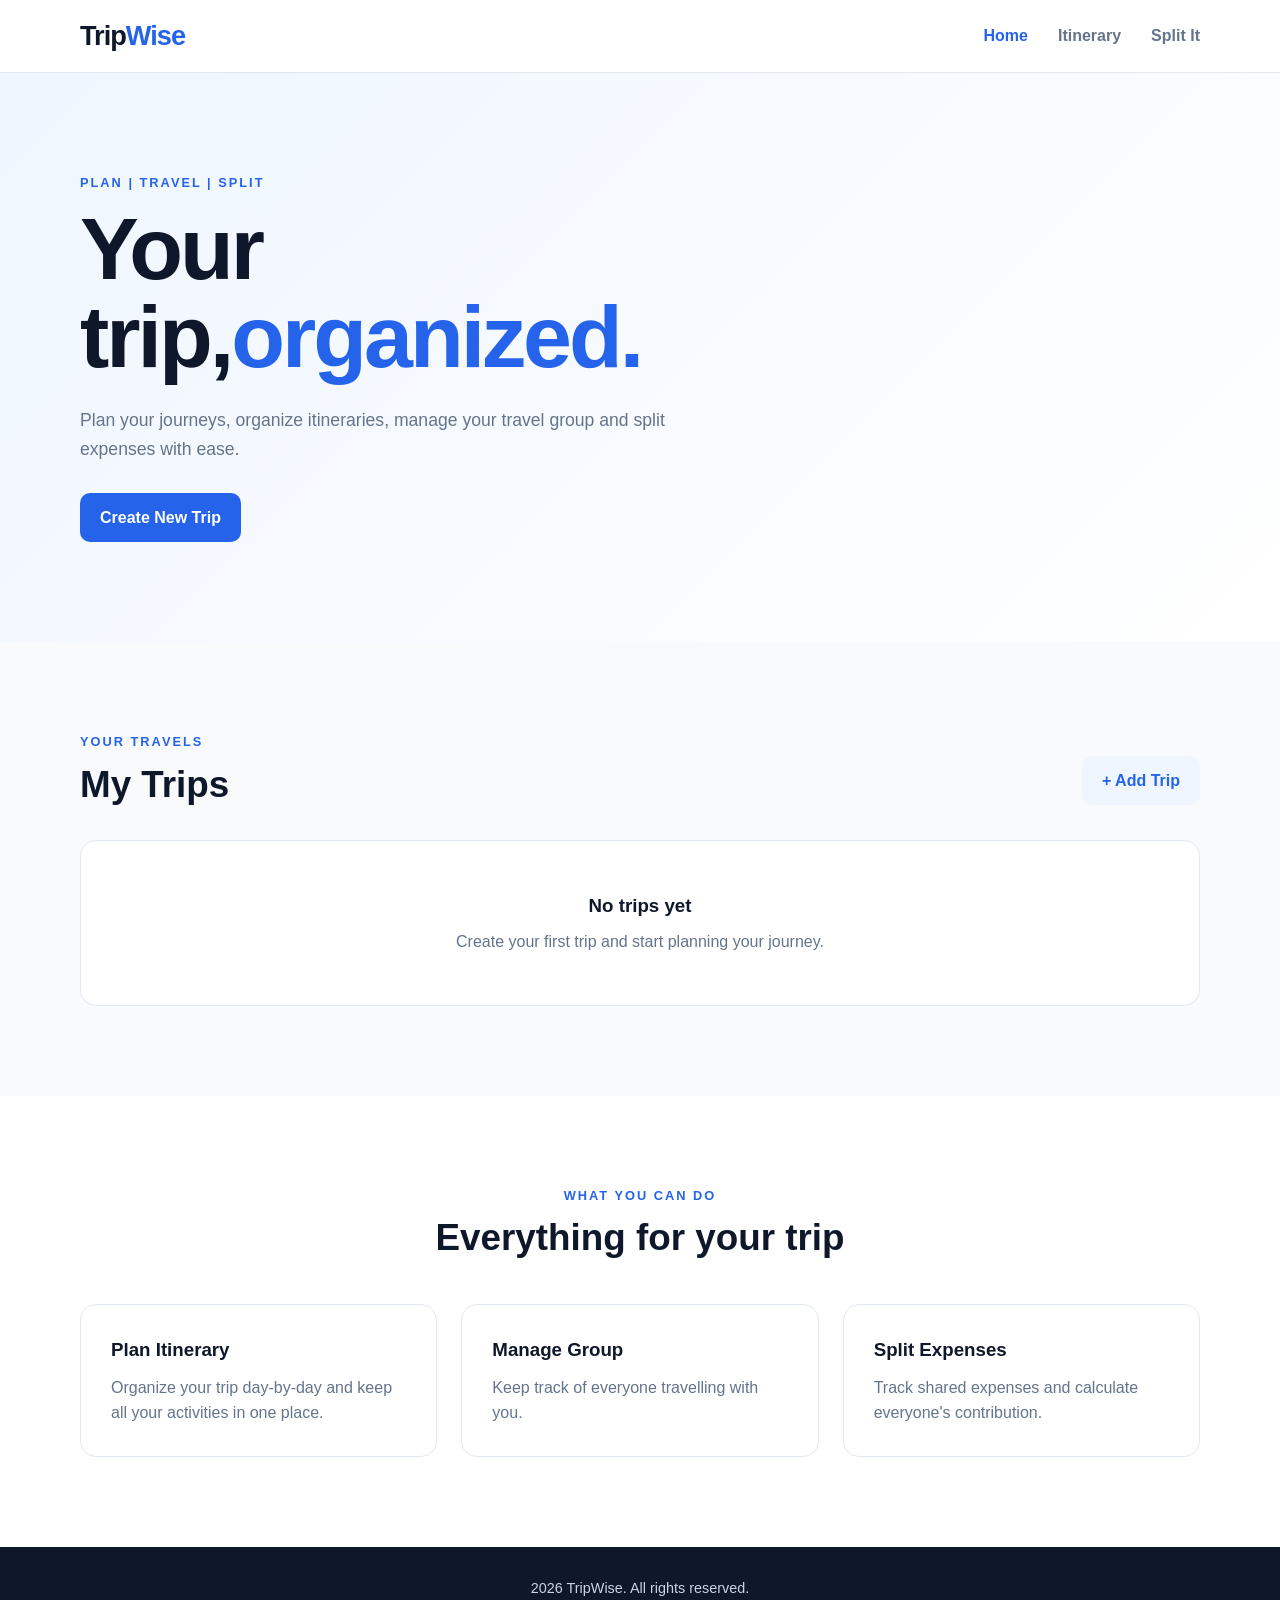
<file: index.html>
<!DOCTYPE html>
<html lang="en">
<head>
    <meta charset="UTF-8">
    <meta name="viewport" content="width=device-width, initial-scale=1.0">

    <title>TripWise</title>

    <link rel="stylesheet" href="css/styles.css">
    <link rel="stylesheet" href="css/responsive.css">
</head>

<body>

    <!-- ================= Header ================= -->

    <header class="navbar">

        <div class="container navbar-content">
            <a href="index.html" class="logo">
                Trip<span>Wise</span>
            </a>
            <nav class="nav-links">
                <a href="index.html" class="active">Home</a>
                <a href="pages/itinerary.html">Itinerary</a>
                <a href="pages/expenses.html">Split It</a>
            </nav>
        </div>

    </header>


    <!-- ================= Main ================= -->

    <main>

        <!-- Hero Section -->
        <section class="hero">
            <div class="container hero-content">
                <div class="hero-text">
                    <p class="hero-tag">PLAN | TRAVEL | SPLIT</p>
                    <h1>Your trip,<span>organized.</span></h1>
                    <p class="hero-description">Plan your journeys, organize itineraries, manage your travel group and split expenses with ease.</p>
                    <button class="primary-btn" id="createTripBtn">
                        Create New Trip
                    </button>
                </div>
            </div>
        </section>


        <!-- ================= Trips Section ================= -->
        <section class="trips-section">
            <div class="container">
                <div class="section-heading">
                    <div>
                        <p class="section-label">YOUR TRAVELS</p>
                        <h2>My Trips</h2>
                    </div>
                    <button class="secondary-btn" id="addTripBtn">
                        + Add Trip
                    </button>
                </div>

                <!-- Trip Form -->
                <div class="trip-form-container" id="tripFormContainer">
                    <form id="tripForm" class="trip-form">
                        <h3>Create New Trip</h3>
                        <div class="form-group">
                            <label for="tripName">Trip Name</label>
                            <input
                                type="text"
                                id="tripName"
                                placeholder="e.g. Goa Trip"
                                required
                            >
                        </div>

                        <div class="form-group">
                            <label for="destination">Destination</label>
                            <input
                                type="text"
                                id="destination"
                                placeholder="e.g. Goa"
                                required
                            >
                        </div>

                        <div class="form-row">
                            <div class="form-group">
                                <label for="startDate">Start Date</label>
                                <input
                                    type="date"
                                    id="startDate"
                                    required
                                >
                            </div>

                            <div class="form-group">
                                <label for="endDate">End Date</label>
                                <input
                                    type="date"
                                    id="endDate"
                                    required
                                >
                            </div>
                        </div>

                        <div class="form-group">
                            <label for="members">Number of Members</label>
                            <input
                                type="number"
                                id="members"
                                min="1"
                                placeholder="e.g. 4"
                                required
                            >
                        </div>

                        <div
                            class="member-names-container"
                            id="memberNamesContainer"
                        >
                        </div>

                        <div class="form-buttons">
                            <button
                                type="submit"
                                class="primary-btn"
                            >
                                Create Trip
                            </button>
                            <button
                                type="button"
                                class="secondary-btn"
                                id="cancelTripBtn"
                            >
                                Cancel
                            </button>
                        </div>
                    </form>
                </div>

                <!-- Trips will be displayed here -->
                <div class="trips-container" id="tripsContainer">
                    <div class="empty-state" id="emptyState">
                        <h3>No trips yet</h3>
                        <p>
                            Create your first trip and start planning your journey.
                        </p>
                    </div>
                </div>
            </div>
        </section>


        <!-- ================= FEATURES ================= -->
        <section class="features-section">

            <div class="container">
                <div class="section-heading centered">
                    <p class="section-label">WHAT YOU CAN DO</p>
                    <h2>Everything for your trip</h2>
                </div>

                <div class="features-grid">

                    <article class="feature-card">
                        <h3>Plan Itinerary</h3>

                        <p>Organize your trip day-by-day and keep all your activities in one place.</p>
                    </article>

                    <article class="feature-card">
                        <h3>Manage Group</h3>
                        <p>Keep track of everyone travelling with you.</p>

                    </article>

                    <article class="feature-card">
                        <h3>Split Expenses</h3>
                        <p>Track shared expenses and calculate everyone's contribution.</p>
                    </article>

                </div>
            </div>

        </section>

    </main>


    <!-- ================= FOOTER ================= -->
    <footer class="footer">
        <div class="container">
            <p> 2026 TripWise. All rights reserved.</p>

        </div>
    </footer>

    <script src="js/helpers/storage.js"></script>
    <script src="js/app.js"></script>

</body>
</html>
</file>
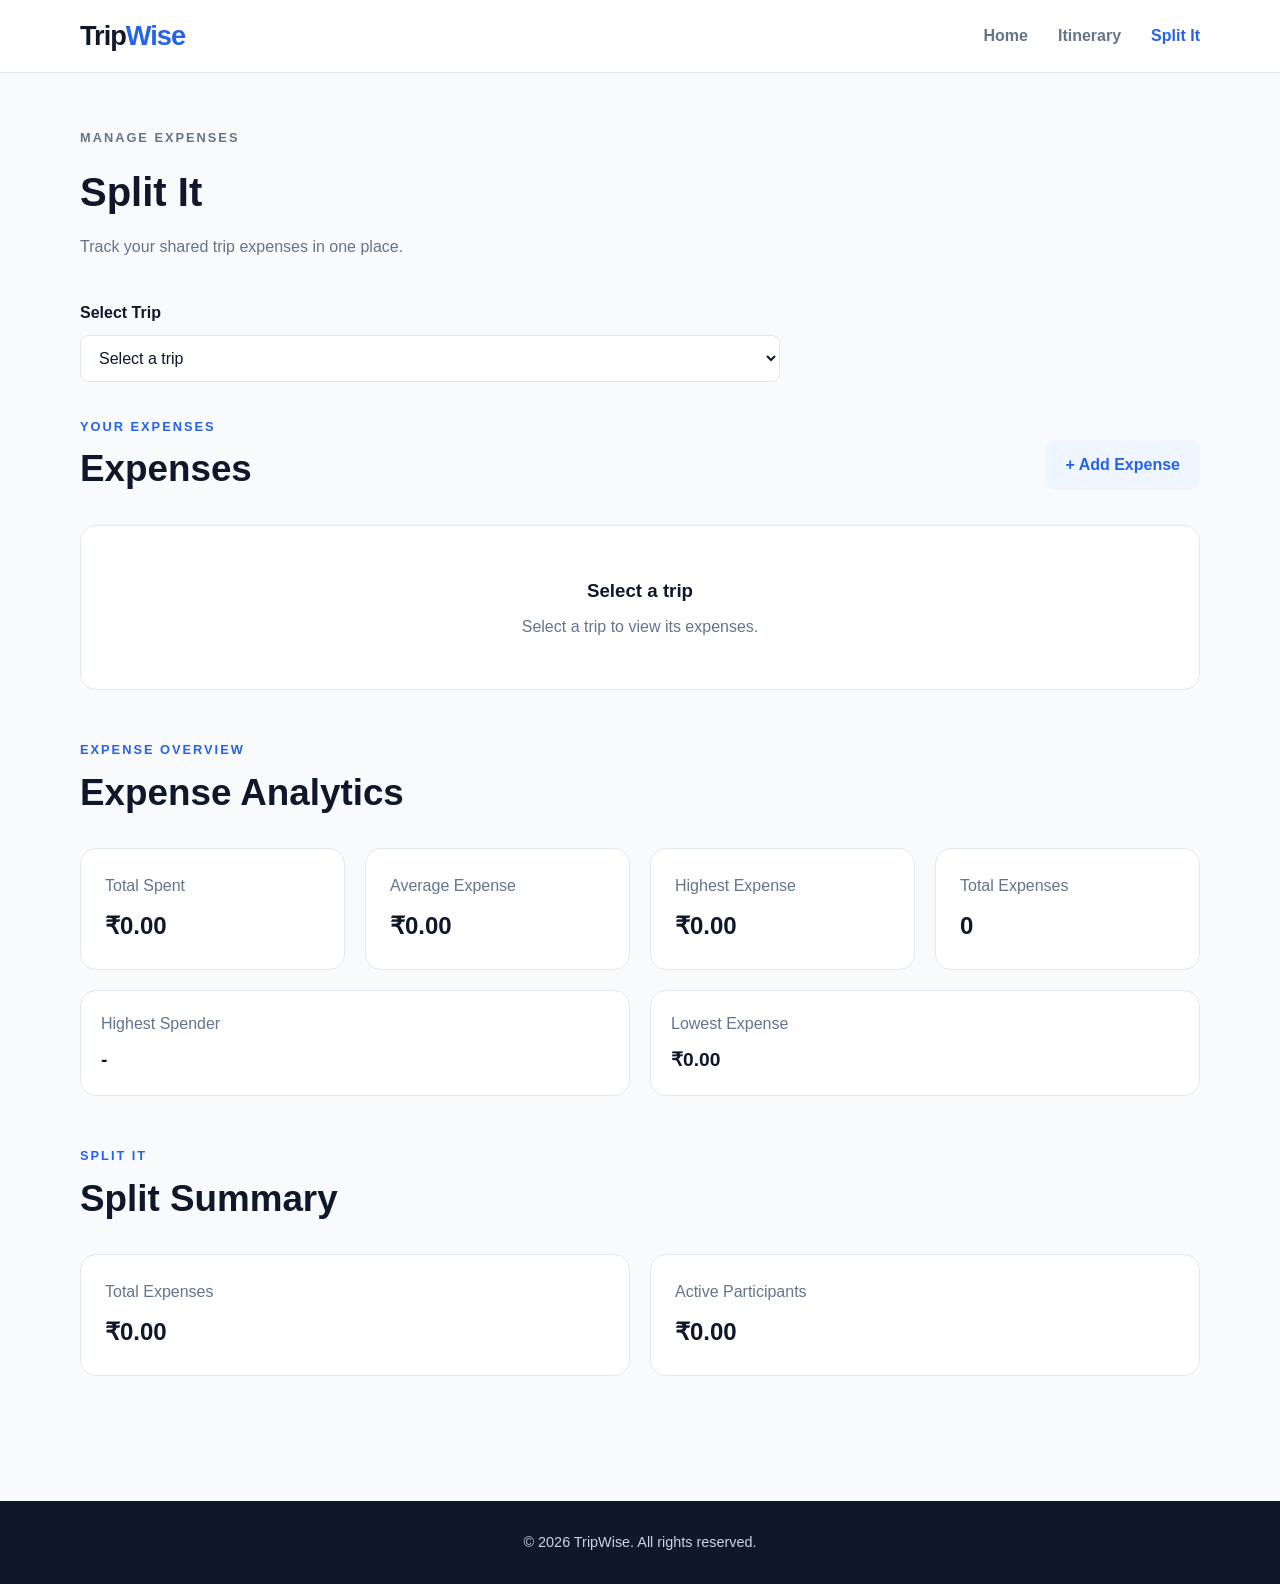
<file: pages/expenses.html>
<!DOCTYPE html>
<html lang="en">

<head>

    <meta charset="UTF-8">
    <meta name="viewport" content="width=device-width, initial-scale=1.0">

    <title>TripWise - Split It</title>

    <link rel="stylesheet" href="../css/styles.css">
    <link rel="stylesheet" href="../css/responsive.css">

</head>


<body>

    <!-- ================= Header ================= -->

    <header class="navbar">
        <div class="container navbar-content">
            <a href="../index.html" class="logo">
                Trip<span>Wise</span>
            </a>

            <nav class="nav-links">
                <a href="../index.html">
                    Home
                </a>

                <a href="itinerary.html">
                    Itinerary
                </a>

                <a href="expenses.html" class="active">
                    Split It
                </a>

            </nav>
        </div>
    </header>


    <!-- ================= Main ================= -->

    <main>

        <!-- Page Header -->
        <section class="page-header">
            <div class="container">
                <p class="section-label">
                    MANAGE EXPENSES
                </p>

                <h1>
                    Split It
                </h1>

                <p>
                    Track your shared trip expenses in one place.
                </p>
            </div>
        </section>


        <!-- ================= Expenses Section ================= -->

        <section class="expenses-section">
            <div class="container">
            <!-- ================= Trip Selection ================= -->
                <div class="trip-selector">
                    <label for="tripSelect">
                        Select Trip
                    </label>
                    <select id="tripSelect">
                        <option value="">
                            Select a trip
                        </option>
                    </select>
                </div>
                
                <div class="section-heading">
                    <div>
                        <p class="section-label">
                            YOUR EXPENSES
                        </p>

                        <h2>
                            Expenses
                        </h2>

                    </div>

                    <button
                        class="secondary-btn"
                        id="addExpenseBtn"
                    >
                        + Add Expense
                    </button>
                </div>


                <!-- ================= Expense Form ================= -->

                <div
                    class="expense-form-container"
                    id="expenseFormContainer"
                >

                    <form
                        id="expenseForm"
                        class="expense-form"
                    >

                        <h3>
                            Add Expense
                        </h3>

                        <div class="form-group">
                            <label for="expenseName">
                                Expense Name
                            </label>

                            <input
                                type="text"
                                id="expenseName"
                                placeholder="e.g. Hotel"
                                required
                            >
                        </div>


                        <div class="form-group">
                            <label for="expenseAmount">
                                Amount
                            </label>
                            <input
                                type="number"
                                id="expenseAmount"
                                min="1"
                                step="0.01"
                                placeholder="e.g. 5000"
                                required
                            >
                        </div>


                        <div class="form-group">
                            <label for="paidBy">
                                Paid By
                            </label>

                            <select
                                id="paidBy"
                                required
                            >

                                <option value="">
                                    Select Member
                                </option>
                            </select>
                        </div>


                        <div class="form-group">
                            <label>
                                Split Between
                            </label>

                            <div
                                class="split-dropdown"
                                id="splitDropdown"
                            >
                                <button
                                    type="button"
                                    class="split-dropdown-btn"
                                    id="splitDropdownBtn"
                                >
                                    <span id="splitDropdownText">
                                        All Members
                                    </span>

                                </button>
                                <div
                                    class="split-dropdown-menu"
                                    id="splitDropdownMenu"
                                >
                                </div>
                            </div>
                        </div>


                        <div class="form-group">
                            <label for="expenseDate">
                                Date
                            </label>
                            <input
                                type="date"
                                id="expenseDate"
                                required
                            >
                        </div>


                        <div class="form-buttons">
                            <button
                                type="submit"
                                class="primary-btn"
                            >
                                Add Expense
                            </button>
                            <button
                                type="button"
                                class="secondary-btn"
                                id="cancelExpenseBtn"
                            >
                                Cancel
                            </button>
                        </div>
                    </form>
                </div>


                <!-- ================= Expenses ================= -->

                <div
                    class="expenses-container"
                    id="expensesContainer"
                >
                    <div
                        class="empty-state"
                        id="emptyExpenses"
                    >
                        <h3>
                            No expenses yet
                        </h3>
                        <p>
                            Add your first expense to start tracking your trip spending.
                        </p>
                    </div>
                </div>

                <!-- ================= Expense Analytics ================= -->

                <div
                    class="expense-analytics"
                    id="expenseAnalytics"
                >

                    <div class="section-heading">
                        <div>
                            <p class="section-label">
                                EXPENSE OVERVIEW
                            </p>

                            <h2>
                                Expense Analytics
                            </h2>
                        </div>
                    </div>

                    <div class="analytics-grid">
                        <div class="analytics-card">
                            <p>
                                Total Spent
                            </p>

                            <h3 id="analyticsTotal">
                                ₹0.00
                            </h3>
                        </div>

                        <div class="analytics-card">
                            <p>
                                Average Expense
                            </p>

                            <h3 id="analyticsAverage">
                                ₹0.00
                            </h3>
                        </div>

                        <div class="analytics-card">
                            <p>
                                Highest Expense
                            </p>

                            <h3 id="analyticsHighest">
                                ₹0.00
                            </h3>
                        </div>


                        <div class="analytics-card">
                            <p>
                                Total Expenses
                            </p>

                            <h3 id="analyticsCount">
                                0
                            </h3>
                        </div>
                    </div>


                    <div class="analytics-details">
                        <div>
                            <p>
                                Highest Spender
                            </p>

                            <h3 id="analyticsHighestSpender">
                                -
                            </h3>
                        </div>

                        <div>
                            <p>
                                Lowest Expense
                            </p>

                            <h3 id="analyticsLowest">
                                ₹0.00
                            </h3>
                        </div>
                    </div>
                </div>

                <!-- ================= Split Summary ================= -->

                <div
                    class="split-summary"
                    id="splitSummary"
                >
                    <div class="section-heading">
                        <div>
                            <p class="section-label">
                                SPLIT IT
                            </p>

                            <h2>
                                Split Summary
                            </h2>
                        </div>
                    </div>


                    <div class="summary-overview">
                        <div class="summary-box">
                            <p>
                                Total Expenses
                            </p>

                            <h3 id="totalExpenses">
                                ₹0.00
                            </h3>
                        </div>

                        <div class="summary-box">
                            <p>Active Participants</p>
                            <h3 id="eachPersonPays">0</h3>
                        </div>
                    </div>

                    <div
                        class="balance-list"
                        id="balanceList"
                    >

                    </div>
                </div>
            </div>
        </section>
    </main>


    <!-- ================= Footer ================= -->

    <footer class="footer">
        <div class="container">
            <p>
                &copy; 2026 TripWise. All rights reserved.
            </p>
        </div>
    </footer>


    <script src="../js/helpers/storage.js"></script>
    <script src="../js/expenses.js"></script>

</body>

</html>
</file>
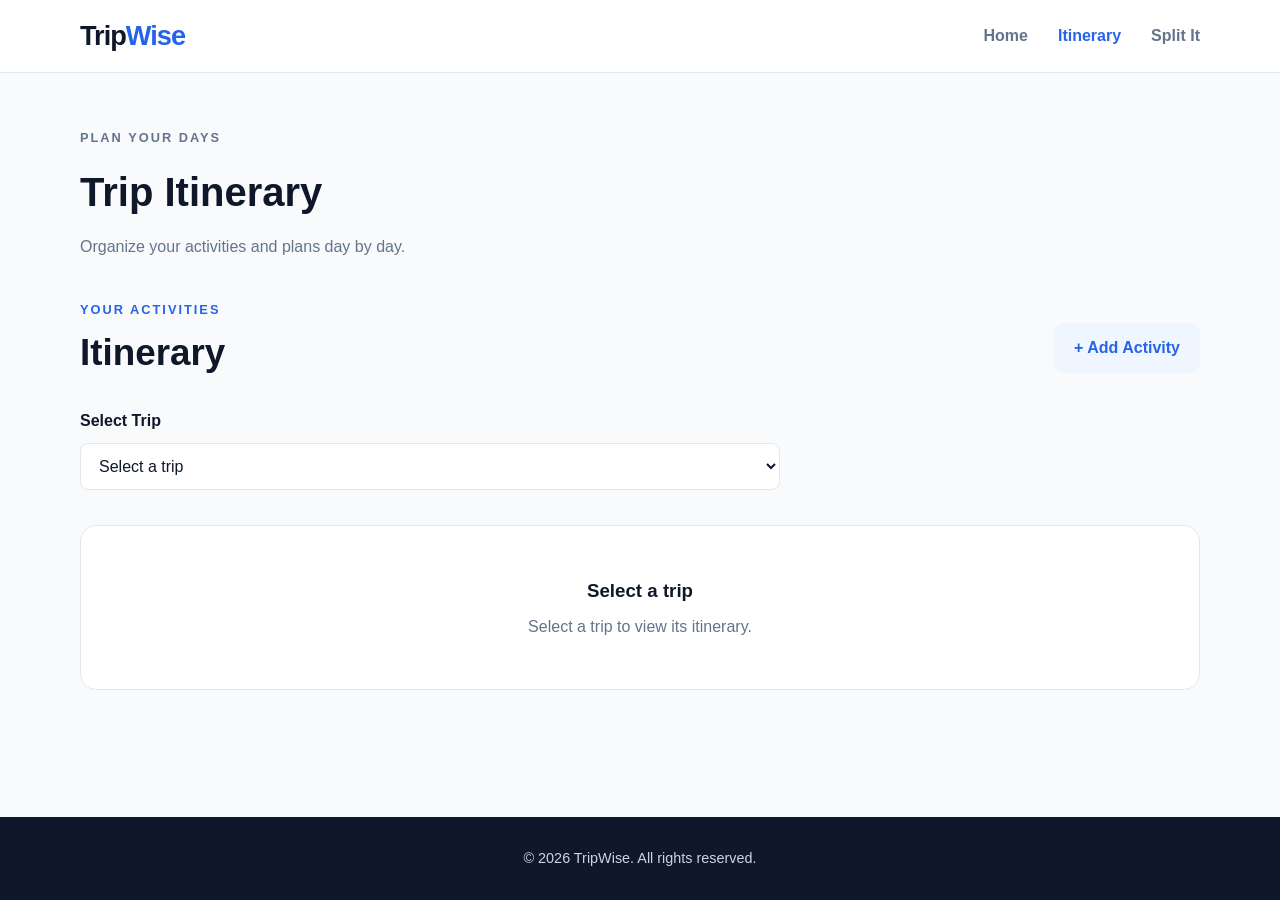
<file: pages/itinerary.html>
<!DOCTYPE html>
<html lang="en">

<head>

    <meta charset="UTF-8">
    <meta name="viewport" content="width=device-width, initial-scale=1.0">

    <title>TripWise - Itinerary</title>

    <link rel="stylesheet" href="../css/styles.css">
    <link rel="stylesheet" href="../css/responsive.css">

</head>


<body>

    <!-- ================= Header ================= -->

    <header class="navbar">
        <div class="container navbar-content">
            <a href="../index.html" class="logo">
                Trip<span>Wise</span>
            </a>
            <nav class="nav-links">
                <a href="../index.html">
                    Home
                </a>
                <a href="itinerary.html" class="active">
                    Itinerary
                </a>
                <a href="expenses.html">
                    Split It
                </a>
            </nav>
        </div>
    </header>


    <!-- ================= Main ================= -->

    <main>

        <!-- Page Heading -->
        <section class="page-header">
            <div class="container">
                <p class="section-label">
                    PLAN YOUR DAYS
                </p>
                <h1>
                    Trip Itinerary
                </h1>
                <p>
                    Organize your activities and plans day by day.
                </p>
            </div>
        </section>


        <!-- ================= Itinerary Section ================= -->
        <section class="itinerary-section">
            <div class="container">
                <div class="section-heading">
                    <div>
                        <p class="section-label">
                            YOUR ACTIVITIES
                        </p>
                        <h2>
                            Itinerary
                        </h2>
                    </div>
                    <button
                        class="secondary-btn"
                        id="addActivityBtn"
                    >
                        + Add Activity
                    </button>
                </div>


                <!-- ================= Activity Form ================= -->
                <div
                    class="activity-form-container"
                    id="activityFormContainer"
                >
                    <form
                        id="activityForm"
                        class="activity-form"
                    >
                        <h3>
                            Add Activity
                        </h3>
                        <div class="form-group">
                            <label for="activityDay">
                                Day
                            </label>
                            <input
                                type="number"
                                id="activityDay"
                                min="1"
                                placeholder="e.g. 1"
                                required
                            >
                        </div>

                        <div class="form-group">
                            <label for="activityTime">
                                Time
                            </label>
                            <input
                                type="time"
                                id="activityTime"
                                required
                            >
                        </div>

                        <div class="form-group">
                            <label for="activityName">
                                Activity
                            </label>
                            <input
                                type="text"
                                id="activityName"
                                placeholder="e.g. Visit Baga Beach"
                                required
                            >
                        </div>

                        <div class="form-group">
                            <label for="activityLocation">
                                Location
                            </label>
                            <input
                                type="text"
                                id="activityLocation"
                                placeholder="e.g. Baga Beach"
                                required
                            >
                        </div>

                        <div class="form-group">
                            <label for="activityDescription">
                                Description
                            </label>
                            <textarea
                                id="activityDescription"
                                placeholder="Add some details about this activity"
                            ></textarea>
                        </div>

                        <div class="form-buttons">
                            <button
                                type="submit"
                                class="primary-btn"
                            >
                                Add Activity
                            </button>
                            <button
                                type="button"
                                class="secondary-btn"
                                id="cancelActivityBtn"
                            >
                                Cancel
                            </button>
                        </div>
                    </form>
                </div>

                <div class="trip-selector">
                    <label for="tripSelect">
                        Select Trip
                    </label>

                    <select id="tripSelect">
                        <option value="">
                            Select a trip
                        </option>
                    </select>
                </div>

                <!-- ================= Activities ================= -->
                <div
                    class="itinerary-container"
                    id="itineraryContainer"
                >
                    <div
                        class="empty-state"
                        id="emptyItinerary"
                    >
                        <h3>
                            No activities yet
                        </h3>
                        <p>
                            Add your first activity to start planning your itinerary.
                        </p>
                    </div>
                </div>
            </div>
        </section>
        
    </main>


    <!-- ================= Footer ================= -->
    <footer class="footer">
        <div class="container">
            <p>
                &copy; 2026 TripWise. All rights reserved.
            </p>
        </div>
    </footer>


    <script src="../js/helpers/storage.js"></script>
    <script src="../js/itinerary.js"></script>

</body>

</html>
</file>
<file: css/styles.css>
/* Global style*/

* {
    margin: 0;
    padding: 0;
    box-sizing: border-box;
}

main {
    flex: 1;
}

:root {
    --primary: #2563eb;
    --primary-dark: #1d4ed8;
    --background: #f8fafc;
    --surface: #ffffff;
    --text: #0f172a;
    --muted: #64748b;
    --border: #e2e8f0;
}

html {
    scroll-behavior: smooth;
}

body {
    font-family: Arial, Helvetica, sans-serif;
    background: var(--background);
    color: var(--text);
    line-height: 1.6;

    min-height: 100vh;
    display: flex;
    flex-direction: column;
}

a {
    text-decoration: none;
    color: inherit;
}

button {
    font: inherit;
    cursor: pointer;
}

.container {
    width: min(1120px, 92%);
    margin: 0 auto;
}


/* Navbar */

.navbar {
    background: var(--surface);
    border-bottom: 1px solid var(--border);
    position: sticky;
    top: 0;
    z-index: 100;
}

.navbar-content {
    min-height: 72px;
    display: flex;
    align-items: center;
    justify-content: space-between;
}

.logo {
    font-size: 1.7rem;
    font-weight: 800;
    letter-spacing: -1px;
}

.logo span {
    color: var(--primary);
}

.nav-links {
    display: flex;
    align-items: center;
    gap: 30px;
}

.nav-links a {
    color: var(--muted);
    font-weight: 600;
    transition: color 0.2s ease;
}

.nav-links a:hover,
.nav-links a.active {
    color: var(--primary);
}


/* Hero section */

.hero {
    padding: 100px 0;
    background: linear-gradient(
        135deg,
        #eff6ff,
        #ffffff
    );
}

.hero-content {
    display: flex;
    align-items: center;
}

.hero-text {
    max-width: 700px;
}

.hero-tag,
.section-label {
    color: var(--primary);
    font-size: 0.8rem;
    font-weight: 800;
    letter-spacing: 2px;
    margin-bottom: 12px;
}

.hero h1 {
    font-size: clamp(3rem, 7vw, 5.5rem);
    line-height: 1;
    letter-spacing: -3px;
    margin-bottom: 25px;
}

.hero h1 span {
    color: var(--primary);
}

.hero-description {
    max-width: 600px;
    color: var(--muted);
    font-size: 1.1rem;
    margin-bottom: 30px;
}


/* Buttons */

.primary-btn,
.secondary-btn {
    border: none;
    border-radius: 10px;
    padding: 12px 20px;
    font-weight: 700;
    transition: all 0.2s ease;
}

.primary-btn {
    background: var(--primary);
    color: white;
}

.primary-btn:hover {
    background: var(--primary-dark);
    transform: translateY(-2px);
}

.secondary-btn {
    background: #eff6ff;
    color: var(--primary);
}

.secondary-btn:hover {
    background: #dbeafe;
}


/* Trips */

.trips-section {
    padding: 90px 0;
}

.section-heading {
    display: flex;
    align-items: end;
    justify-content: space-between;
    gap: 20px;
    margin-bottom: 35px;
}

.section-heading h2 {
    font-size: 2.3rem;
    line-height: 1.1;
}

.centered {
    text-align: center;
    display: block;
}

.empty-state {
    padding: 50px;
    text-align: center;
    background: var(--surface);
    border: 1px solid var(--border);
    border-radius: 16px;
}


.empty-state h3 {
    margin-bottom: 8px;
}

.empty-state p {
    color: var(--muted);
}


/* Features*/

.features-section {
    padding: 90px 0;
    background: var(--surface);
}

.features-grid {
    display: grid;
    grid-template-columns: repeat(3, 1fr);
    gap: 24px;
    margin-top: 45px;
}

.feature-card {
    padding: 30px;
    border: 1px solid var(--border);
    border-radius: 16px;
    background: var(--surface);
}


.feature-card h3 {
    margin-bottom: 10px;
}

.feature-card p {
    color: var(--muted);
}


/* Footer */

.footer {
    padding: 30px 0;
    background: #0f172a;
    color: #cbd5e1;
    text-align: center;
    font-size: 0.9rem;
}


/* Trip form */

.trip-form-container {
    display: none;
    margin-bottom: 35px;
}

.trip-form {
    max-width: 700px;
    margin: 0 auto;
    padding: 30px;
    background: var(--surface);
    border: 1px solid var(--border);
    border-radius: 16px;
}

.trip-form h3 {
    font-size: 1.5rem;
    margin-bottom: 25px;
}

.form-group {
    display: flex;
    flex-direction: column;
    gap: 7px;
    margin-bottom: 18px;
}

.form-group label {
    font-weight: 600;
}

.form-group input {
    padding: 12px;
    border: 1px solid var(--border);
    border-radius: 8px;
    font-size: 1rem;
    outline: none;
}

.form-group input:focus {
    border-color: var(--primary);
}

.form-row {
    display: grid;
    grid-template-columns: 1fr 1fr;
    gap: 20px;
}

.form-buttons {
    display: flex;
    gap: 12px;
    margin-top: 10px;
}


/* Trip Cards */

.trips-container {
    display: block;
}

.trips-container.has-trips {
    display: grid;
    grid-template-columns: repeat(3, 1fr);
    gap: 20px;
}

.trip-card {
    background: var(--surface);
    border: 1px solid var(--border);
    border-radius: 16px;
    padding: 24px;
}

.trip-card h3 {
    margin-bottom: 8px;
}

.trip-card p {
    color: var(--muted);
    margin-bottom: 6px;
}

.trip-card-actions {
    display: flex;
    gap: 10px;
    margin-top: 20px;
}

.trip-card-actions button {
    padding: 8px 14px;
    border: none;
    border-radius: 8px;
}

.delete-trip-btn {
    background: #fee2e2;
    color: #b91c1c;
}

/* Itinerary */

.page-header {
    padding: 55px 0 40px;
    background: var(--background);
}

.page-header h1 {
    font-size: 2.5rem;
    margin-bottom: 10px;
}

.page-header p {
    color: var(--muted);
}


/* Acitivity form */

.activity-form-container {
    display: none;
    margin-bottom: 35px;
}

.activity-form {
    max-width: 700px;
    margin: 0 auto;
    padding: 30px;
    background: var(--surface);
    border: 1px solid var(--border);
    border-radius: 16px;
}

.activity-form h3 {
    font-size: 1.5rem;
    margin-bottom: 25px;
}

.activity-form textarea {
    min-height: 100px;
    padding: 12px;
    border: 1px solid var(--border);
    border-radius: 8px;
    font-size: 1rem;
    font-family: inherit;
    resize: vertical;
    outline: none;
}

.activity-form textarea:focus {
    border-color: var(--primary);
}


/* Itinerary Container */

.itinerary-container {
    display: block;
    margin-bottom: 50px;
}

.itinerary-container.has-activities {
    display: grid;
    gap: 20px;
}


/* Activity Card */

.activity-card {
    background: var(--surface);
    border: 1px solid var(--border);
    border-radius: 16px;
    padding: 24px;

    display: flex;
    justify-content: space-between;
    gap: 20px;
}

.activity-day {
    color: var(--primary) !important;
    font-weight: 600;
}

.activity-info h3 {
    margin-bottom: 10px;
}

.activity-info p {
    color: var(--muted);
    margin-bottom: 7px;
}

.activity-actions {
    display: flex;
    align-items: center;
    gap: 10px;
}

.activity-actions button {
    padding: 8px 14px;
    border: none;
    border-radius: 8px;
    cursor: pointer;
}

.delete-activity-btn {
    background: #fee2e2;
    color: #b91c1c;
}

/* Members */

.members-section {
    margin-top: 20px;
}

.members-box {
    padding: 18px;
    background: var(--background);
    border-radius: 12px;
}

.members-box h4 {
    margin-bottom: 15px;
}

.member-list {
    display: flex;
    flex-direction: column;
    gap: 10px;
    margin-bottom: 15px;
}

.member-item {
    display: flex;
    align-items: center;
    justify-content: space-between;
    padding: 10px 12px;
    background: var(--surface);
    border: 1px solid var(--border);
    border-radius: 8px;
}

.delete-member-btn {
    padding: 6px 10px;
    border: none;
    border-radius: 6px;
    background: #fee2e2;
    color: #b91c1c;
    cursor: pointer;
}

.no-members {
    color: var(--muted);
    margin-bottom: 15px;
}

.member-form {
    display: flex;
    gap: 10px;
}

.member-form input {
    flex: 1;
    padding: 10px;
    border: 1px solid var(--border);
    border-radius: 8px;
    outline: none;
}

.member-form input:focus {
    border-color: var(--primary);
}

.member-form button {
    padding: 10px 16px;
}

/* Expenses */

.trip-selector {
    max-width: 700px;
    margin-bottom: 35px;
}

.trip-selector label {
    display: block;
    margin-bottom: 9px;
    font-weight: 600;
    color: var(--text);
}

.trip-selector select {
    width: 100%;
    padding: 13px 14px;

    border: 1px solid var(--border);
    border-radius: 8px;

    background-color: var(--surface);
    color: var(--text);

    font-size: 1rem;
    font-family: inherit;

    outline: none;
    cursor: pointer;
}

.trip-selector select:hover {
    border-color: var(--primary);
}

.trip-selector select:focus {
    border-color: var(--primary);
    box-shadow: 0 0 0 3px rgba(37, 99, 235, 0.12);
}

.trip-selector select:focus {
    border-color: var(--primary);
}


/* Expense form */

.expense-form-container {
    display: none;
    margin-bottom: 35px;
}

.expense-form {
    max-width: 700px;
    margin: 0 auto;
    padding: 30px;
    background: var(--surface);
    border: 1px solid var(--border);
    border-radius: 16px;
}

.expense-form h3 {
    font-size: 1.5rem;
    margin-bottom: 25px;
}

.expense-form select {
    padding: 12px;
    border: 1px solid var(--border);
    border-radius: 8px;
    background: var(--surface);
    font-size: 1rem;
    outline: none;
}

.expense-form select:focus {
    border-color: var(--primary);
}


/* Expenses Container */

.expenses-section {
    padding-bottom: 50px;
}

.expenses-container {
    display: block;
    margin-bottom: 50px;
}

.expenses-container.has-expenses {
    display: grid;
    gap: 20px;
    margin-bottom: 50px;
}


/* Expense Card */

.expense-card {
    display: flex;
    justify-content: space-between;
    align-items: center;
    gap: 20px;

    padding: 24px;

    background: var(--surface);
    border: 1px solid var(--border);
    border-radius: 16px;
}

.expense-date {
    color: var(--muted);
    font-size: 0.9rem;
    margin-bottom: 6px;
}

.expense-info h3 {
    margin-bottom: 8px;
}

.expense-info p {
    color: var(--muted);
    margin-bottom: 5px;
}

.expense-right {
    text-align: right;
}

.expense-right h3 {
    margin-bottom: 12px;
}

.expense-actions {
    display: flex;
    gap: 10px;
}

.expense-actions button {
    padding: 8px 14px;
    border: none;
    border-radius: 8px;
    cursor: pointer;
}

.delete-expense-btn {
    background: #fee2e2;
    color: #b91c1c;
}

/* Split Summary */

.split-summary {
    margin-top: 50px;
    padding-bottom: 50px;
}

.summary-overview {
    display: grid;
    grid-template-columns: repeat(2, 1fr);
    gap: 20px;
    margin-bottom: 25px;
}

.summary-box {
    padding: 24px;
    background: var(--surface);
    border: 1px solid var(--border);
    border-radius: 16px;
}

.summary-box p {
    color: var(--muted);
    margin-bottom: 8px;
}

.summary-box h3 {
    font-size: 1.5rem;
}


/* Balances */

.balance-list {
    display: grid;
    gap: 12px;
}

.balance-item {
    display: flex;
    justify-content: space-between;
    align-items: center;

    padding: 18px 20px;

    background: var(--surface);
    border: 1px solid var(--border);
    border-radius: 12px;
}

.balance-item h3 {
    margin-bottom: 5px;
}

.balance-item p {
    color: var(--muted);
}

.positive-balance {
    font-weight: 600;
    color: #15803d;
}

.negative-balance {
    font-weight: 600;
    color: #b91c1c;
}

.zero-balance {
    font-weight: 600;
    color: var(--muted);
}

/* Expense Analytics */

.expense-analytics {
    margin-top: 50px;
}

.analytics-grid {
    display: grid;
    grid-template-columns: repeat(4, 1fr);
    gap: 20px;
    margin-bottom: 20px;
}

.analytics-card {
    padding: 24px;
    background: var(--surface);
    border: 1px solid var(--border);
    border-radius: 16px;
}

.analytics-card p {
    color: var(--muted);
    margin-bottom: 8px;
}

.analytics-card h3 {
    font-size: 1.5rem;
}

.analytics-details {
    display: grid;
    grid-template-columns: 1fr 1fr;
    gap: 20px;
}

.analytics-details > div {
    padding: 20px;
    background: var(--surface);
    border: 1px solid var(--border);
    border-radius: 16px;
}

.analytics-details p {
    color: var(--muted);
    margin-bottom: 8px;
}

.analytics-details h3 {
    font-size: 1.2rem;
}

.split-members {
    display: flex;
    flex-direction: column;
    gap: 10px;
    margin-top: 10px;
}

.split-member {
    display: flex;
    align-items: center;
    gap: 8px;
    cursor: pointer;
}

.split-member-checkbox {
    width: auto;
    margin: 0;
}

/* Split members dropdown */

.split-dropdown {
    position: relative;
    width: 100%;
}

.split-dropdown-btn {
    width: 100%;
    padding: 12px 14px;
    background: var(--surface);
    border: 1px solid var(--border);
    border-radius: 8px;
    display: flex;
    align-items: center;
    justify-content: space-between;
    font-size: 1rem;
    cursor: pointer;
    text-align: left;
}

.split-dropdown-btn:hover {
    border-color: var(--primary);
}

.split-dropdown-menu {
    display: none;
    position: absolute;
    top: calc(100% + 5px);
    left: 0;
    width: 100%;
    padding: 10px;
    background: var(--surface);
    border: 1px solid var(--border);
    border-radius: 8px;
    box-shadow: 0 8px 20px rgba(0, 0, 0, 0.08);
    z-index: 10;
}

.split-dropdown.open .split-dropdown-menu {
    display: block;
}

.split-option {
    display: flex;
    align-items: center;
    gap: 10px;
    padding: 10px;
    border-radius: 6px;
    cursor: pointer;
}

.split-option:hover {
    background: var(--background);
}

.split-option input {
    width: auto;
    margin: 0;
    cursor: pointer;
}
</file>
<file: css/responsive.css>
/* Css for tablet */

@media (max-width: 768px) {

    .navbar-content {
        min-height: 64px;
    }

    .nav-links {
        gap: 15px;
    }

    .hero {
        padding: 75px 0;
    }

    .hero h1 {
        letter-spacing: -2px;
    }

    .features-grid {
        grid-template-columns: 1fr;
    }

}


/* Css for mobile */

@media (max-width: 520px) {

    .navbar-content {
        flex-direction: column;
        gap: 12px;
        padding: 15px 0;
    }

    .nav-links {
        width: 100%;
        justify-content: center;
        gap: 18px;
        font-size: 0.9rem;
    }

    .hero {
        padding: 60px 0;
    }

    .hero h1 {
        font-size: 3rem;
    }

    .hero-description {
        font-size: 1rem;
    }

    .section-heading {
        align-items: flex-start;
        flex-direction: column;
    }

    .section-heading h2 {
        font-size: 2rem;
    }

    .primary-btn,
    .secondary-btn {
        width: 100%;
    }

    .empty-state {
        padding: 45px 15px;
    }

}

/* Itinerary Responsive */

@media (max-width: 768px) {

    .activity-card {
        flex-direction: column;
    }

    .activity-actions {
        width: 100%;
    }

    .activity-actions button {
        flex: 1;
    }

    .page-header h1 {
        font-size: 2rem;
    }

}

/* Expenses Responsive */

@media (max-width: 768px) {

    .expense-card {
        flex-direction: column;
        align-items: flex-start;
    }

    .expense-right {
        width: 100%;
        text-align: left;
    }

    .expense-actions {
        width: 100%;
    }

    .expense-actions button {
        flex: 1;
    }

}

/* Split summary responsive */

@media (max-width: 768px) {

    .summary-overview {
        grid-template-columns: 1fr;
    }

    .balance-item {
        flex-direction: column;
        align-items: flex-start;
        gap: 10px;
    }
}

/* Analytics Responsive */

@media (max-width: 900px) {

    .analytics-grid {
        grid-template-columns: repeat(2, 1fr);
    }

}


@media (max-width: 600px) {

    .analytics-grid {
        grid-template-columns: 1fr;
    }

    .analytics-details {
        grid-template-columns: 1fr;
    }

}
</file>
